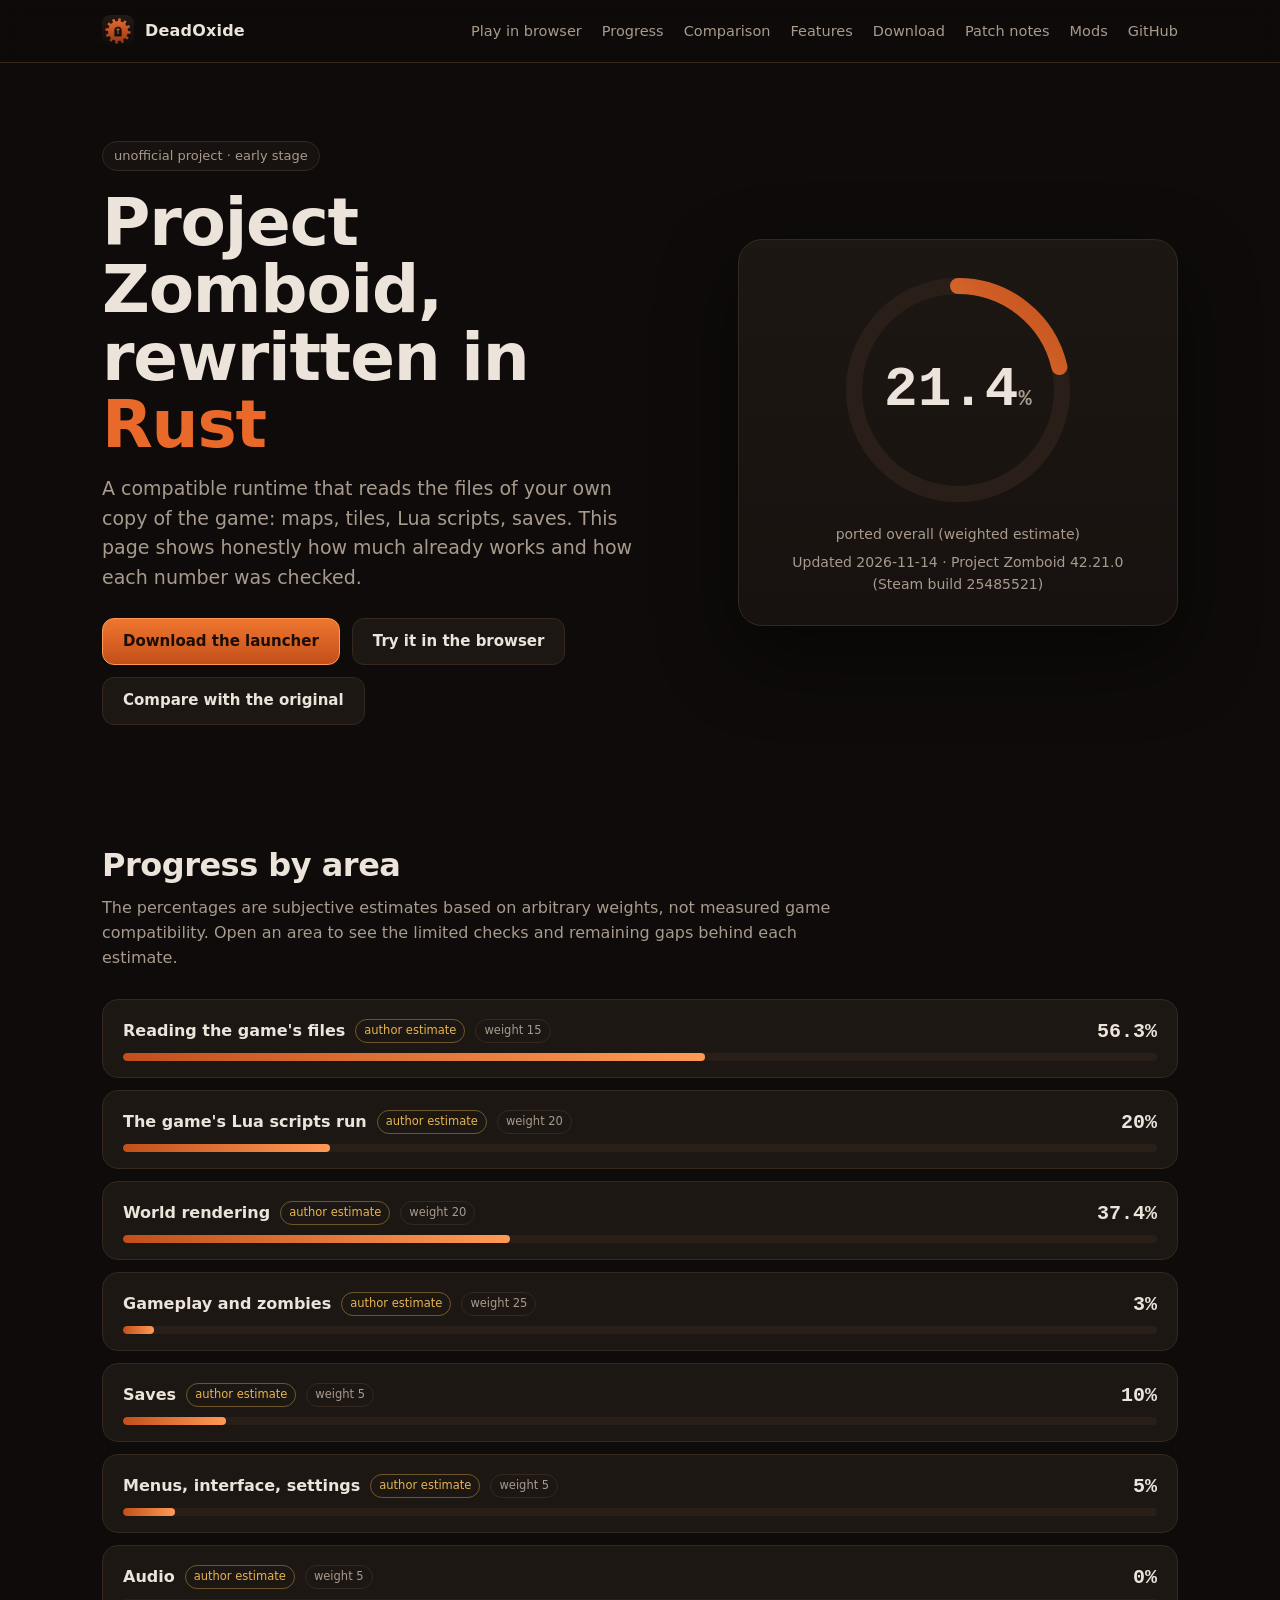
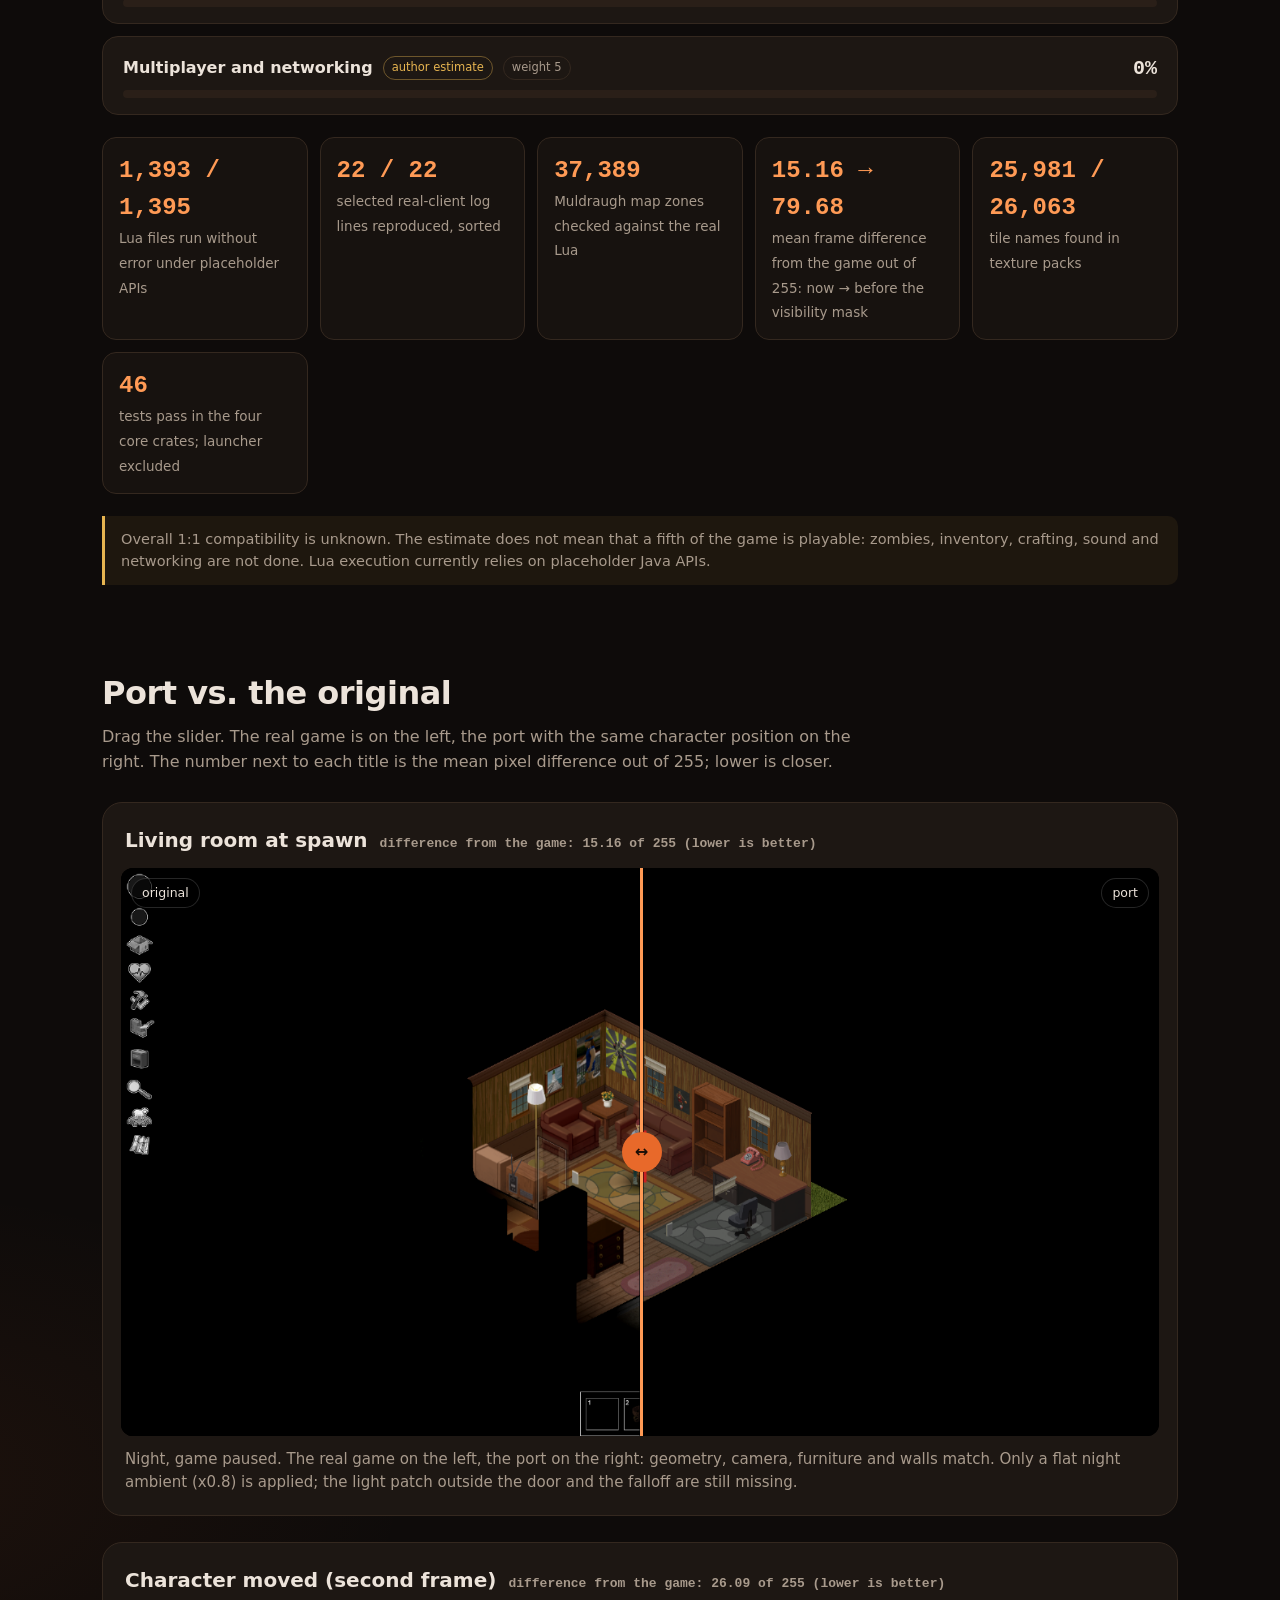
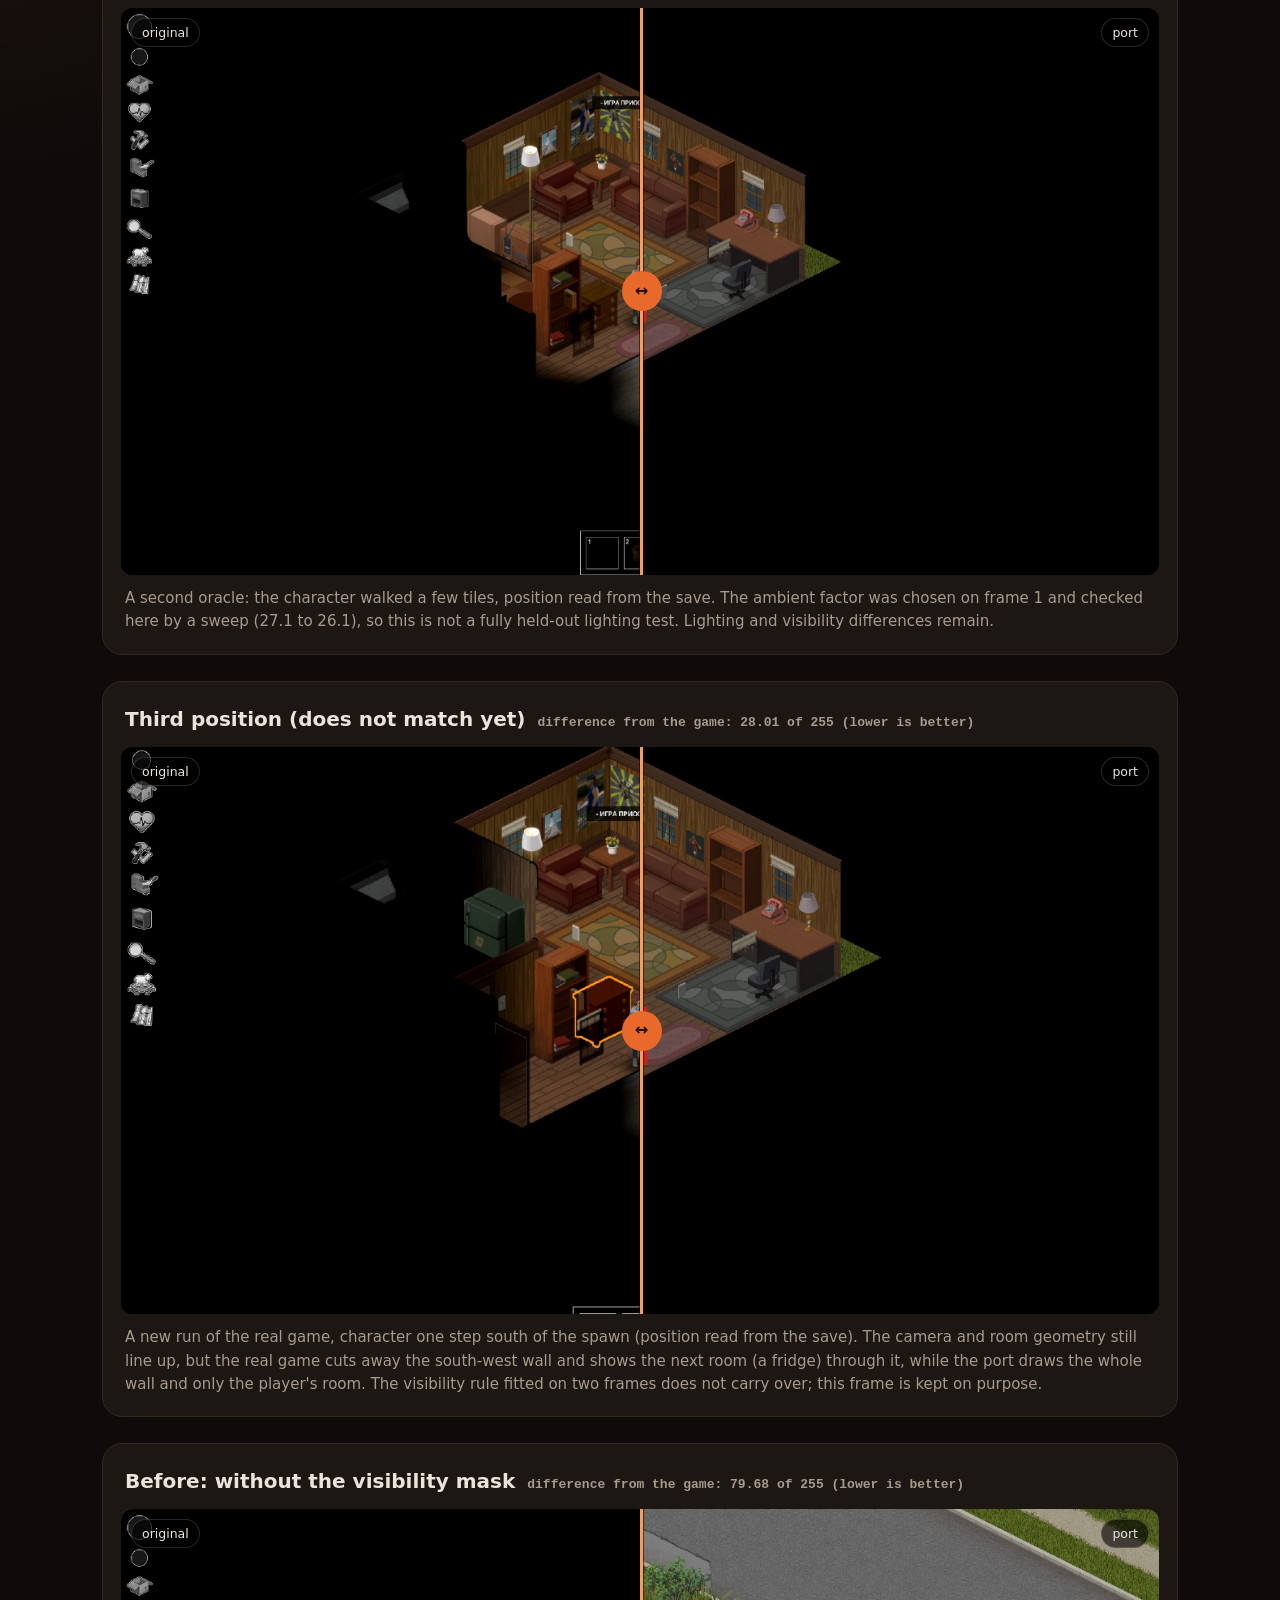
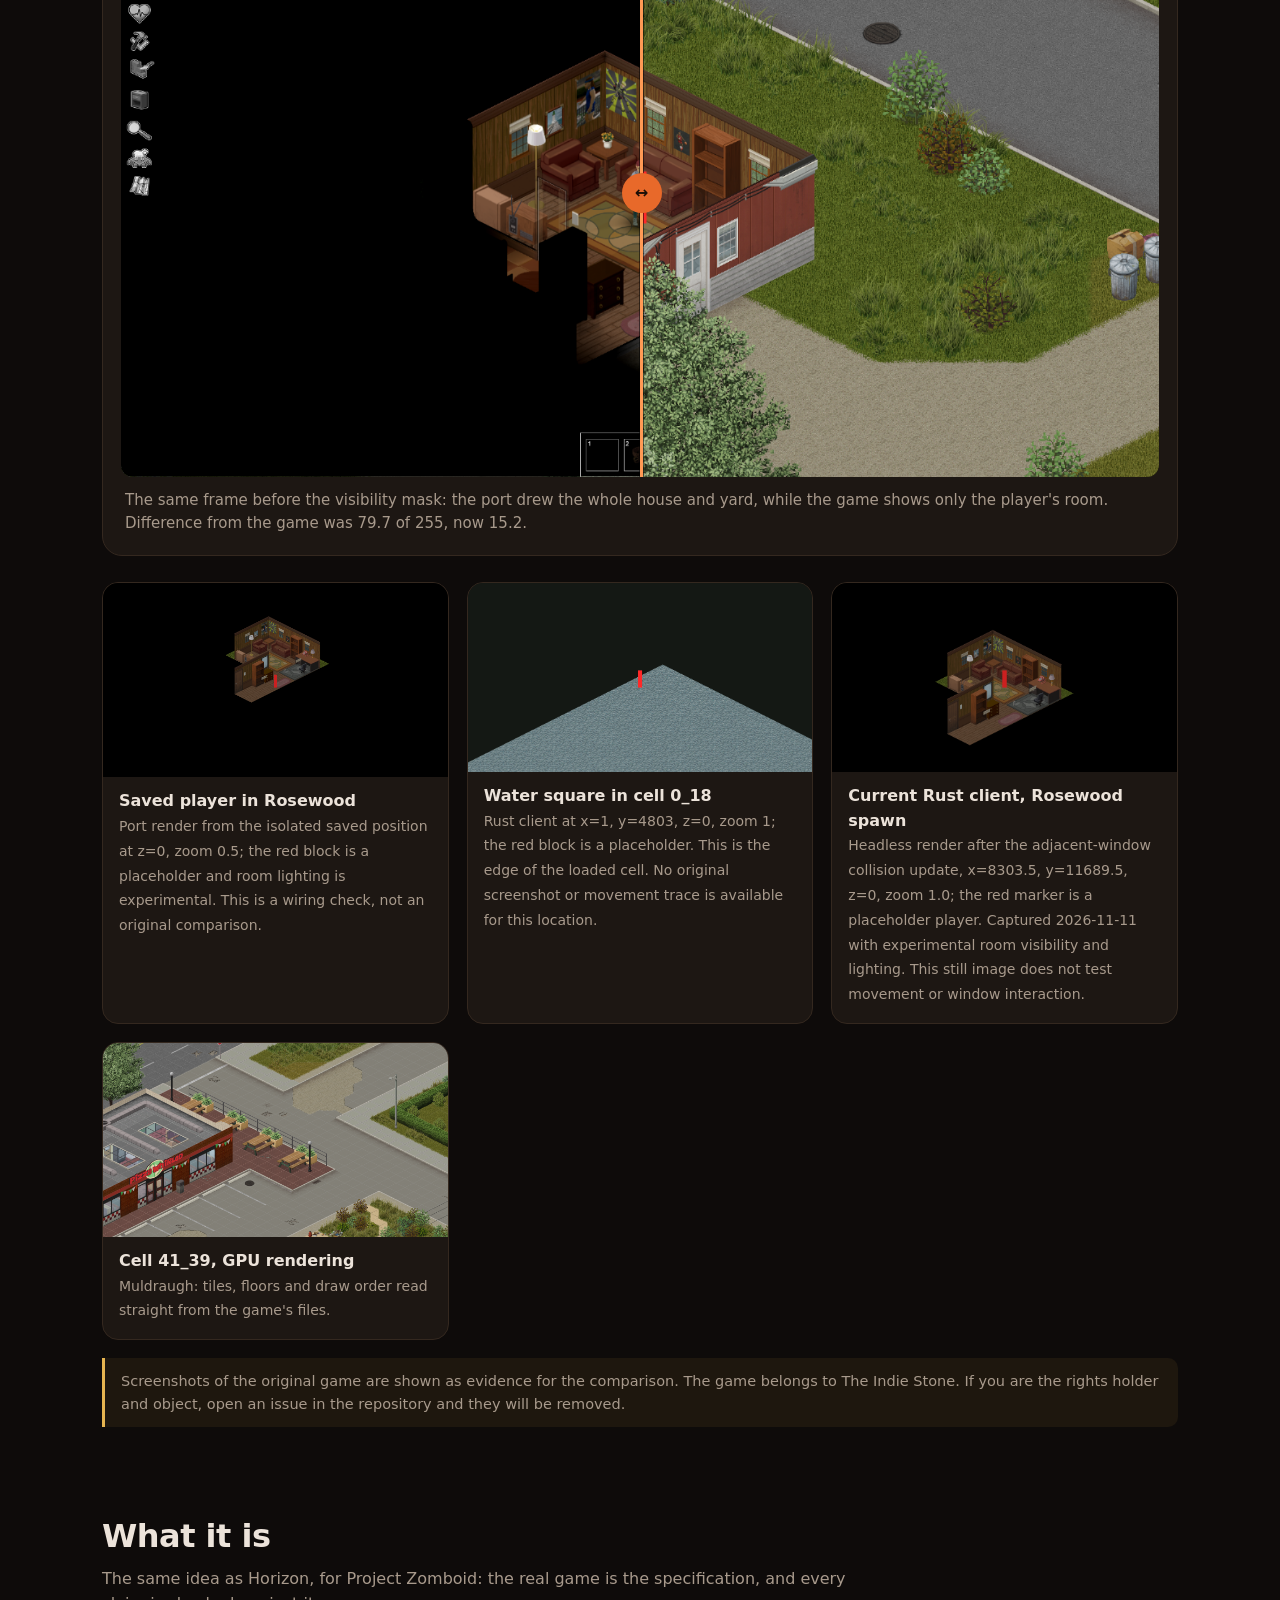
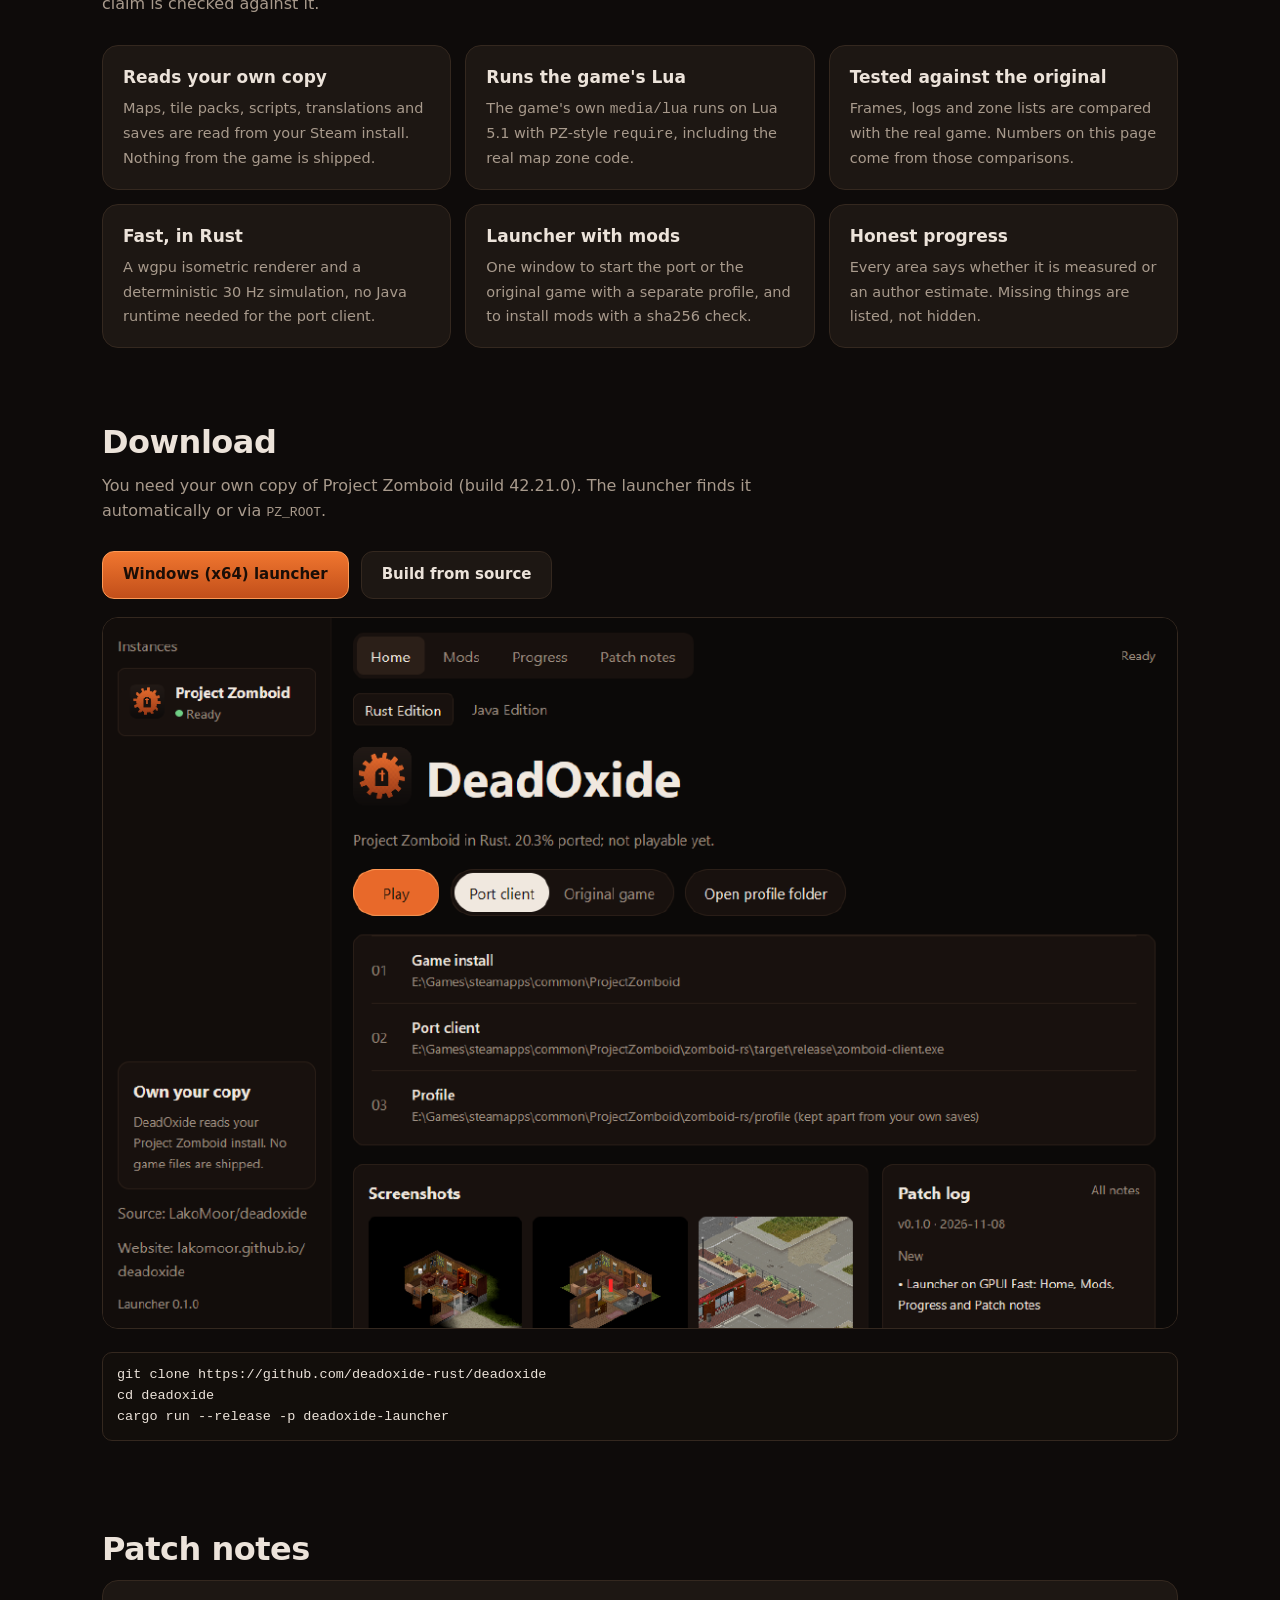
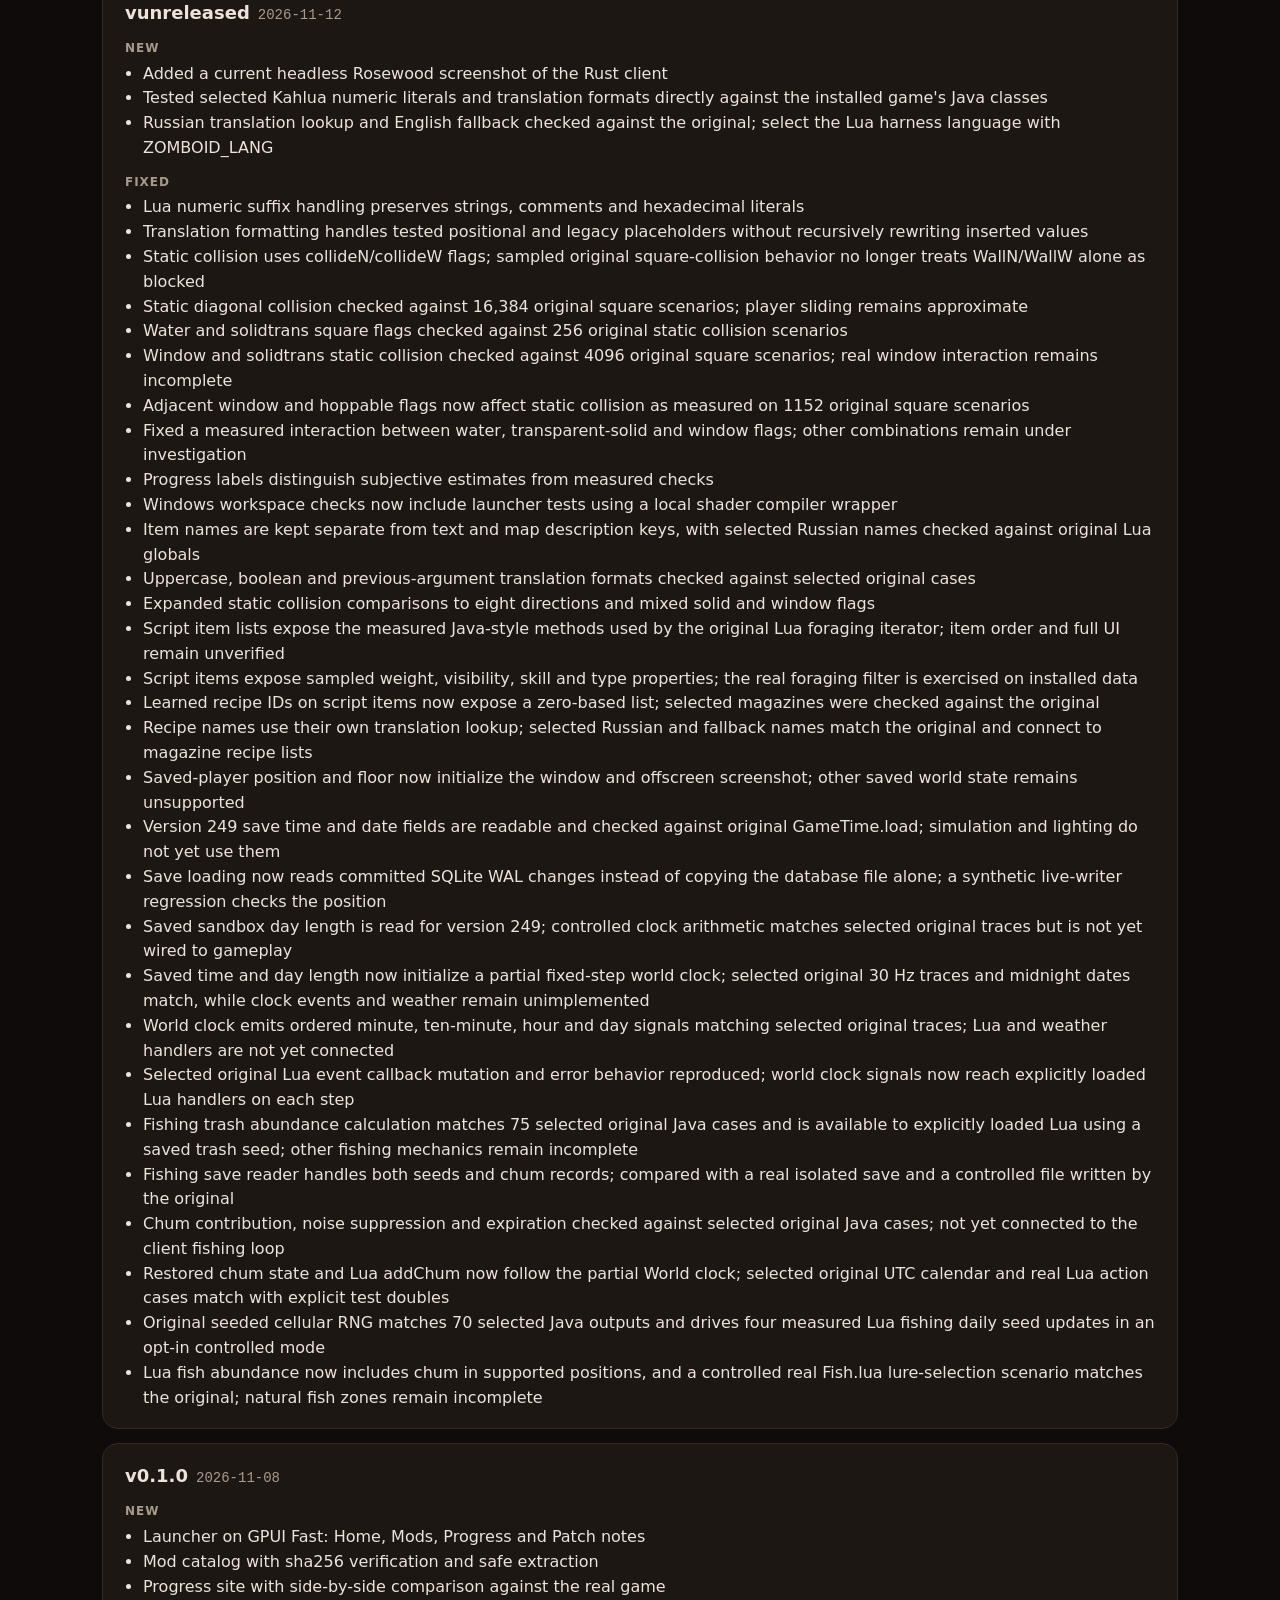
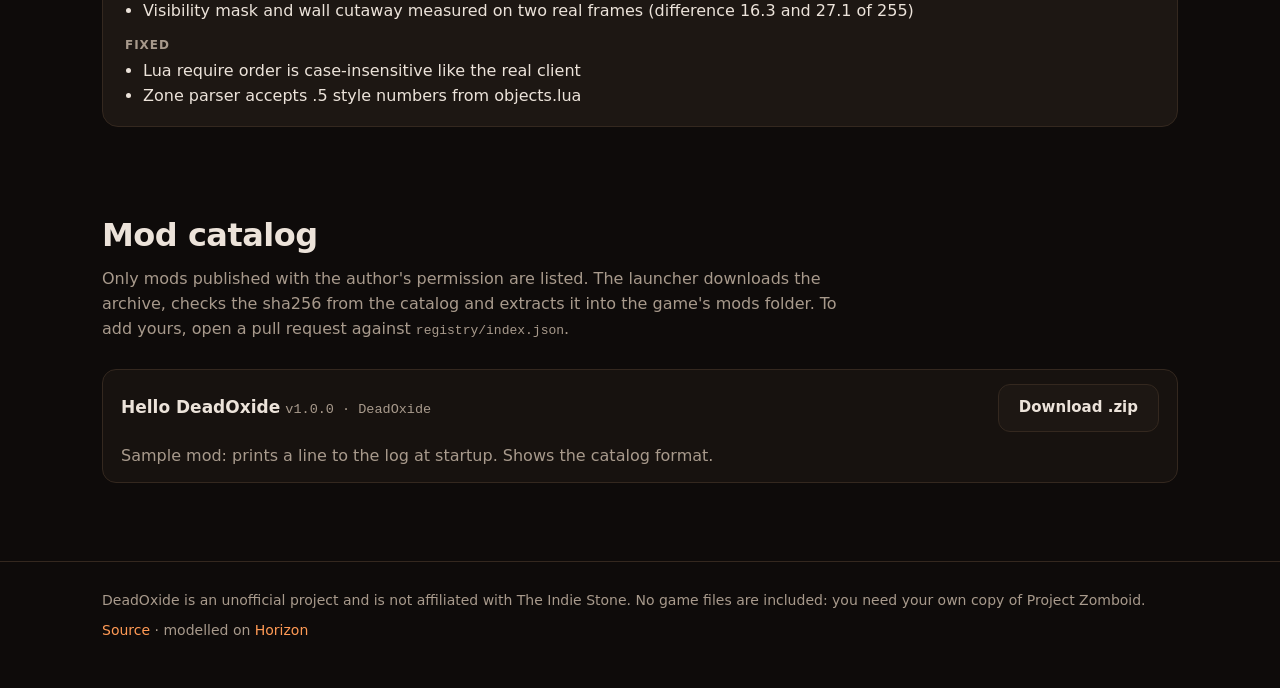
<file: site/index.html>
<!doctype html>
<html lang="en">
<head>
<meta charset="utf-8">
<meta name="viewport" content="width=device-width, initial-scale=1">
<title>DeadOxide: Project Zomboid in Rust, and how much is done</title>
<meta name="description" content="DeadOxide is an unofficial compatible runtime for Project Zomboid in Rust, built over your own copy of the game. Honest progress, comparisons with the original, a launcher and mods.">
<link rel="icon" href="assets/favicon.svg" type="image/svg+xml">
<link rel="stylesheet" href="style.css">
</head>
<body>
<header class="nav"><div class="wrap">
  <a class="brand" href="#top"><img src="assets/icon-256.png" alt="">DeadOxide</a>
  <nav class="links"><a href="play/">Play in browser</a><a href="#progress">Progress</a><a href="#compare">Comparison</a><a href="#features">Features</a><a href="#download">Download</a><a href="#notes">Patch notes</a><a href="#mods">Mods</a><a href="https://github.com/deadoxide-rust/deadoxide">GitHub</a></nav>
</div></header>

<main class="wrap" id="top">
  <div class="hero">
    <div>
      <span class="pill">unofficial project · early stage</span>
      <h1>Project Zomboid, rewritten in <em>Rust</em></h1>
      <p class="lead">A compatible runtime that reads the files of your own copy of the game: maps, tiles, Lua scripts, saves. This page shows honestly how much already works and how each number was checked.</p>
      <div class="cta"><a class="btn primary" href="#download">Download the launcher</a><a class="btn" href="play/">Try it in the browser</a><a class="btn" href="#compare">Compare with the original</a></div>
    </div>
    <div class="ring-card">
      <div class="ring">
        <svg viewBox="0 0 240 240"><defs><linearGradient id="g" x1="0" y1="0" x2="1" y2="1"><stop offset="0" stop-color="#ff9a55"/><stop offset="1" stop-color="#c24f1a"/></linearGradient></defs>
          <circle class="bgc" cx="120" cy="120" r="104" fill="none" stroke-width="16"/>
          <circle id="ring-fg" class="fg" cx="120" cy="120" r="104" fill="none" stroke-width="16"/></svg>
        <div class="num"><span><span id="overall">0</span><small>%</small></span></div>
      </div>
      <div class="cap">ported overall (weighted estimate)</div>
      <div class="cap" id="updated" style="margin-top:6px"></div>
    </div>
  </div>

  <section id="progress">
    <h2>Progress by area</h2>
    <p class="sub">The percentages are subjective estimates based on arbitrary weights, not measured game compatibility. Open an area to see the limited checks and remaining gaps behind each estimate.</p>
    <div class="areas" id="areas"></div>
    <div class="stats" id="stats"></div>
    <p class="note" style="margin-top:22px">Overall 1:1 compatibility is unknown. The estimate does not mean that a fifth of the game is playable: zombies, inventory, crafting, sound and networking are not done. Lua execution currently relies on placeholder Java APIs.</p>
  </section>

  <section id="compare">
    <h2>Port vs. the original</h2>
    <p class="sub">Drag the slider. The real game is on the left, the port with the same character position on the right. The number next to each title is the mean pixel difference out of 255; lower is closer.</p>
    <div id="compare-list"></div>
    <div class="grid2" id="portonly"></div>
    <p class="note" style="margin-top:18px">Screenshots of the original game are shown as evidence for the comparison. The game belongs to The Indie Stone. If you are the rights holder and object, open an issue in the repository and they will be removed.</p>
  </section>

  <section id="features">
    <h2>What it is</h2>
    <p class="sub">The same idea as Horizon, for Project Zomboid: the real game is the specification, and every claim is checked against it.</p>
    <div class="feat">
      <div class="f"><b>Reads your own copy</b><span>Maps, tile packs, scripts, translations and saves are read from your Steam install. Nothing from the game is shipped.</span></div>
      <div class="f"><b>Runs the game's Lua</b><span>The game's own <code>media/lua</code> runs on Lua 5.1 with PZ-style <code>require</code>, including the real map zone code.</span></div>
      <div class="f"><b>Tested against the original</b><span>Frames, logs and zone lists are compared with the real game. Numbers on this page come from those comparisons.</span></div>
      <div class="f"><b>Fast, in Rust</b><span>A wgpu isometric renderer and a deterministic 30 Hz simulation, no Java runtime needed for the port client.</span></div>
      <div class="f"><b>Launcher with mods</b><span>One window to start the port or the original game with a separate profile, and to install mods with a sha256 check.</span></div>
      <div class="f"><b>Honest progress</b><span>Every area says whether it is measured or an author estimate. Missing things are listed, not hidden.</span></div>
    </div>
  </section>

  <section id="download">
    <h2>Download</h2>
    <p class="sub">You need your own copy of Project Zomboid (build 42.21.0). The launcher finds it automatically or via <code>PZ_ROOT</code>.</p>
    <div class="dl">
      <a class="btn primary" href="https://github.com/deadoxide-rust/deadoxide/releases/latest">Windows (x64) launcher</a>
      <a class="btn" href="https://github.com/deadoxide-rust/deadoxide">Build from source</a>
    </div>
    <img src="assets/launcher-home.png" alt="The DeadOxide launcher" style="width:100%;border-radius:16px;border:1px solid var(--line);margin-top:18px">
    <pre style="margin-top:16px">git clone https://github.com/deadoxide-rust/deadoxide
cd deadoxide
cargo run --release -p deadoxide-launcher</pre>
  </section>

  <section id="notes">
    <h2>Patch notes</h2>
    <div id="notes-list"></div>
  </section>

  <section id="mods">
    <h2>Mod catalog</h2>
    <p class="sub">Only mods published with the author's permission are listed. The launcher downloads the archive, checks the sha256 from the catalog and extracts it into the game's mods folder. To add yours, open a pull request against <code>registry/index.json</code>.</p>
    <div class="mods" id="mods-list"></div>
  </section>
</main>

<footer><div class="wrap">
  <div>DeadOxide is an unofficial project and is not affiliated with The Indie Stone. No game files are included: you need your own copy of Project Zomboid.</div>
  <div><a href="https://github.com/deadoxide-rust/deadoxide">Source</a> · modelled on <a href="https://github.com/horizon-rust/horizon">Horizon</a></div>
</div></footer>
<script src="app.js"></script>
</body>
</html>
</file>
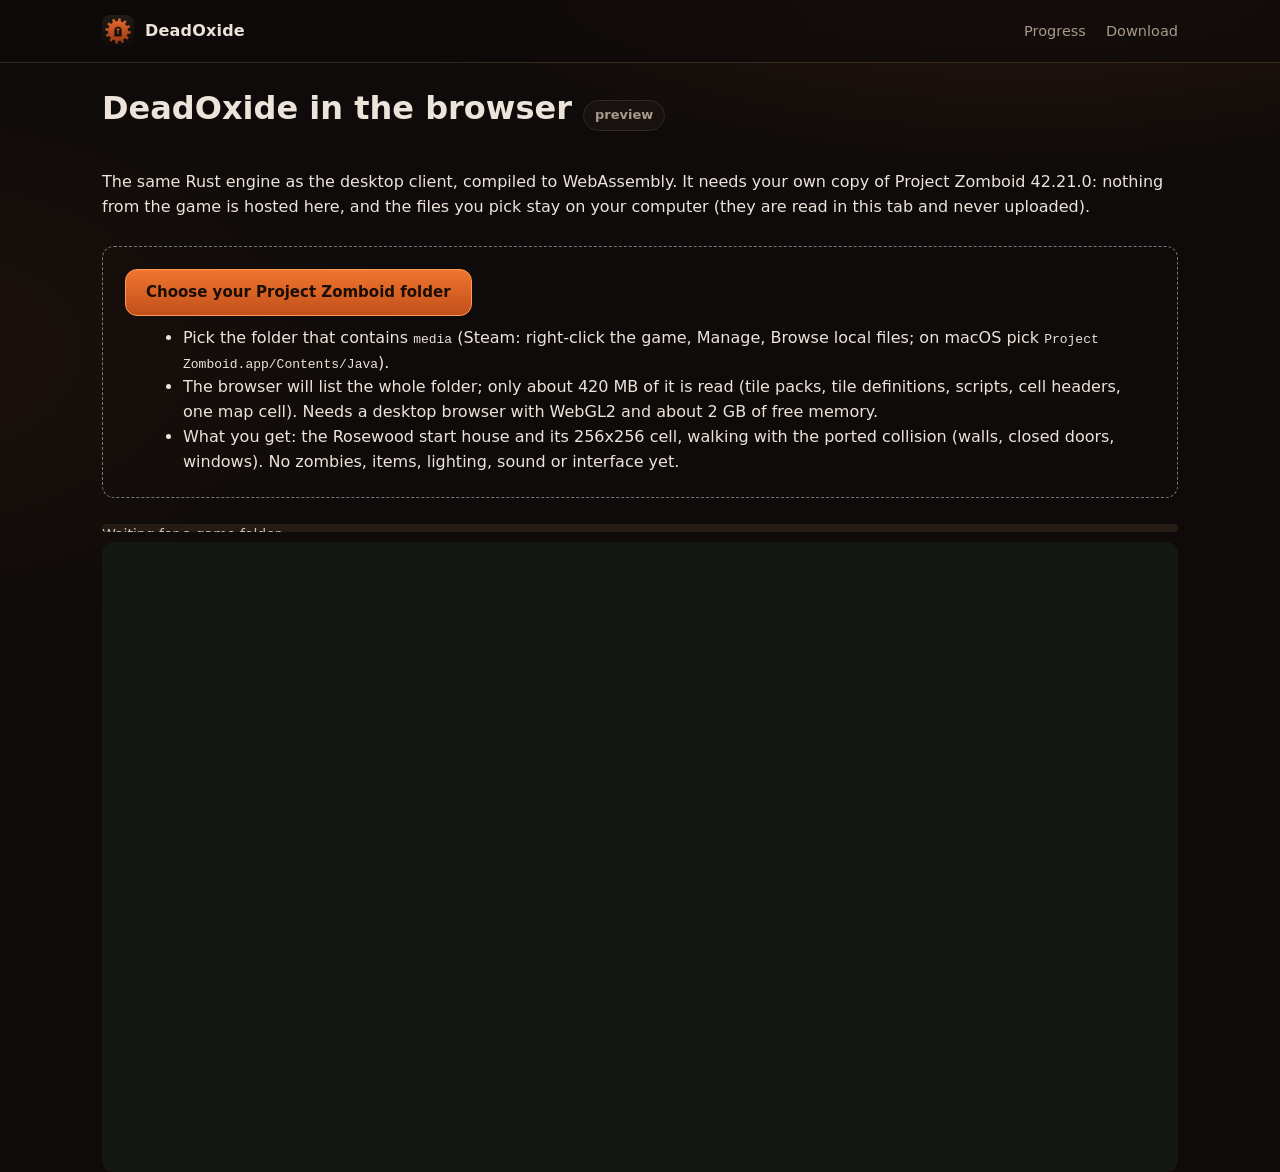
<file: site/play/index.html>
<!doctype html>
<html lang="en">
<head>
<meta charset="utf-8">
<meta name="viewport" content="width=device-width, initial-scale=1">
<title>DeadOxide in the browser</title>
<link rel="icon" href="../assets/favicon.svg" type="image/svg+xml">
<link rel="stylesheet" href="../style.css">
<style>
  #view { width: 100%; height: 70vh; display: block; background: #141814; border-radius: 12px; outline: none; }
  .bar { display: flex; gap: 16px; justify-content: space-between; align-items: baseline; margin: 10px 0; font-size: 14px; opacity: .85; }
  #pick { margin: 26px 0; padding: 22px; border: 1px dashed #777; border-radius: 12px; }
  ul.plain { margin: 10px 0 0 18px; }
</style>
</head>
<body>
<header class="nav"><div class="wrap"><a class="brand" href="../"><img src="../assets/icon-256.png" alt="">DeadOxide</a><nav class="links"><a href="../#progress">Progress</a><a href="../#download">Download</a></nav></div></header>
<main class="wrap">
  <h1>DeadOxide in the browser <span class="pill">preview</span></h1>
  <p class="lead">The same Rust engine as the desktop client, compiled to WebAssembly. It needs your own copy of Project Zomboid 42.21.0: nothing from the game is hosted here, and the files you pick stay on your computer (they are read in this tab and never uploaded).</p>
  <div id="pick">
    <label class="btn primary" for="folder">Choose your Project Zomboid folder</label>
    <input id="folder" type="file" webkitdirectory hidden>
    <ul class="plain">
      <li>Pick the folder that contains <code>media</code> (Steam: right-click the game, Manage, Browse local files; on macOS pick <code>Project Zomboid.app/Contents/Java</code>).</li>
      <li>The browser will list the whole folder; only about 420 MB of it is read (tile packs, tile definitions, scripts, cell headers, one map cell). Needs a desktop browser with WebGL2 and about 2 GB of free memory.</li>
      <li>What you get: the Rosewood start house and its 256x256 cell, walking with the ported collision (walls, closed doors, windows). No zombies, items, lighting, sound or interface yet.</li>
    </ul>
  </div>
  <div class="bar"><span id="status">Waiting for a game folder.</span><span id="pos"></span></div>
  <canvas id="view" tabindex="0" hidden></canvas>
</main>
<script type="module" src="play.js"></script>
</body>
</html>
</file>
<file: site/style.css>
:root {
  --bg: #0e0b0a;
  --bg2: #17120f;
  --card: #1d1713;
  --line: #34281f;
  --text: #ece3da;
  --muted: #a89a8c;
  --rust: #e8692a;
  --rust2: #ff9a55;
  --ok: #7bc47f;
  --warn: #e6b450;
  --radius: 16px;
  --mono: ui-monospace, "Cascadia Code", "JetBrains Mono", Consolas, monospace;
  --sans: "Segoe UI Variable", "Segoe UI", system-ui, -apple-system, "Helvetica Neue", Arial, sans-serif;
}
* { box-sizing: border-box; }
html { scroll-behavior: smooth; }
body {
  margin: 0; background: var(--bg); color: var(--text); font-family: var(--sans); line-height: 1.55;
  background-image: radial-gradient(1200px 500px at 80% -10%, rgba(232,105,42,.16), transparent 60%), radial-gradient(900px 500px at -10% 30%, rgba(232,105,42,.07), transparent 60%);
}
a { color: var(--rust2); text-decoration: none; } a:hover { text-decoration: underline; }
.wrap { max-width: 1120px; margin: 0 auto; padding: 0 22px; }
header.nav { position: sticky; top: 0; z-index: 20; backdrop-filter: blur(10px); background: rgba(14,11,10,.72); border-bottom: 1px solid var(--line); }
header.nav .wrap { display: flex; align-items: center; gap: 22px; height: 62px; }
.brand { display: flex; align-items: center; gap: 11px; font-weight: 700; letter-spacing: .2px; color: var(--text); }
.brand img { width: 32px; height: 32px; border-radius: 8px; }
.brand:hover { text-decoration: none; }
nav.links { margin-left: auto; display: flex; gap: 20px; font-size: 14.5px; }
nav.links a { color: var(--muted); } nav.links a:hover { color: var(--text); text-decoration: none; }
.btn { display: inline-flex; align-items: center; gap: 9px; padding: 11px 20px; border-radius: 12px; font-weight: 650; border: 1px solid var(--line); color: var(--text); background: var(--card); cursor: pointer; font-size: 15px; font-family: inherit; }
.btn:hover { border-color: var(--rust); text-decoration: none; }
.btn.primary { background: linear-gradient(180deg, #f0762f, #c24f1a); border-color: #ff9a55; color: #1a0e07; }
.btn.primary:hover { filter: brightness(1.08); }
.hero { padding: 78px 0 54px; display: grid; grid-template-columns: 1.15fr .85fr; gap: 40px; align-items: center; }
.hero h1 { font-size: clamp(38px, 6vw, 66px); line-height: 1.02; margin: 0 0 16px; letter-spacing: -1.2px; }
.hero h1 em { font-style: normal; color: var(--rust); }
.hero p.lead { font-size: 19px; color: var(--muted); max-width: 560px; margin: 0 0 26px; }
.cta { display: flex; gap: 12px; flex-wrap: wrap; }
.pill { display: inline-block; padding: 4px 11px; border: 1px solid var(--line); border-radius: 99px; color: var(--muted); font-size: 13px; margin-bottom: 18px; background: var(--bg2); }
.ring-card { background: linear-gradient(180deg, var(--card), var(--bg2)); border: 1px solid var(--line); border-radius: 24px; padding: 30px; text-align: center; box-shadow: 0 30px 80px rgba(0,0,0,.45); }
.ring { position: relative; width: 240px; height: 240px; margin: 0 auto 14px; }
.ring svg { width: 100%; height: 100%; transform: rotate(-90deg); }
.ring .bgc { stroke: #2a1f18; } .ring .fg { stroke: url(#g); stroke-linecap: round; transition: stroke-dashoffset 1.6s cubic-bezier(.2,.8,.2,1); }
.ring .num { position: absolute; inset: 0; display: grid; place-items: center; font-family: var(--mono); font-size: 56px; font-weight: 700; }
.ring .num small { font-size: 22px; color: var(--muted); }
.ring-card .cap { color: var(--muted); font-size: 14px; }
section { padding: 62px 0 8px; }
section h2 { font-size: 32px; margin: 0 0 6px; letter-spacing: -.5px; }
section .sub { color: var(--muted); margin: 0 0 28px; max-width: 760px; }
.areas { display: grid; gap: 12px; }
.area { background: var(--card); border: 1px solid var(--line); border-radius: var(--radius); padding: 16px 20px; }
.area summary { list-style: none; cursor: pointer; display: grid; grid-template-columns: 1fr 90px; gap: 6px 16px; align-items: center; }
.area summary::-webkit-details-marker { display: none; }
.area .t { font-weight: 650; display: flex; gap: 10px; align-items: center; flex-wrap: wrap; }
.tag { font-size: 11.5px; padding: 2px 8px; border-radius: 99px; border: 1px solid var(--line); color: var(--muted); font-weight: 500; }
.tag.m { color: var(--ok); border-color: rgba(123,196,127,.4); } .tag.e { color: var(--warn); border-color: rgba(230,180,80,.4); }
.area .p { text-align: right; font-family: var(--mono); font-size: 20px; font-weight: 700; }
.bar { grid-column: 1 / -1; height: 8px; border-radius: 99px; background: #2a1f18; overflow: hidden; }
.bar > i { display: block; height: 100%; width: 0; border-radius: 99px; background: linear-gradient(90deg, #c24f1a, #ff9a55); transition: width 1.4s cubic-bezier(.2,.8,.2,1); }
.area .more { margin-top: 14px; color: var(--muted); font-size: 14.5px; border-top: 1px dashed var(--line); padding-top: 12px; }
.area .more ul { margin: 8px 0 0; padding-left: 18px; } .area .more code { font-family: var(--mono); color: var(--text); }
.stats { display: grid; grid-template-columns: repeat(auto-fit, minmax(170px, 1fr)); gap: 12px; margin-top: 22px; }
.stat { background: var(--bg2); border: 1px solid var(--line); border-radius: 14px; padding: 14px 16px; }
.stat b { display: block; font-family: var(--mono); font-size: 24px; color: var(--rust2); }
.stat span { color: var(--muted); font-size: 13.5px; }
.cmp { background: var(--card); border: 1px solid var(--line); border-radius: 20px; padding: 18px; margin-bottom: 26px; }
.cmp h3 { margin: 4px 4px 12px; font-size: 20px; display: flex; gap: 12px; align-items: baseline; flex-wrap: wrap; }
.cmp h3 .d { font-family: var(--mono); font-size: 13px; color: var(--muted); }
.slider { position: relative; overflow: hidden; border-radius: 12px; aspect-ratio: 1280 / 700; user-select: none; touch-action: none; background: #000; cursor: ew-resize; }
.slider img { position: absolute; inset: 0; width: 100%; height: 100%; object-fit: cover; display: block; }
.slider .top { clip-path: inset(0 0 0 50%); }
.slider .handle { position: absolute; top: 0; bottom: 0; left: 50%; width: 3px; background: var(--rust2); box-shadow: 0 0 0 1px rgba(0,0,0,.5); }
.slider .handle::after { content: "↔"; position: absolute; top: 50%; left: 50%; transform: translate(-50%, -50%); width: 40px; height: 40px; border-radius: 50%; background: var(--rust); color: #1a0e07; display: grid; place-items: center; font-weight: 800; }
.slider .lab { position: absolute; top: 10px; padding: 4px 10px; font-size: 12.5px; border-radius: 99px; background: rgba(0,0,0,.6); border: 1px solid rgba(255,255,255,.15); }
.slider .lab.l { left: 10px; } .slider .lab.r { right: 10px; }
.cmp p { color: var(--muted); margin: 12px 4px 2px; font-size: 15px; }
.grid2 { display: grid; grid-template-columns: repeat(auto-fit, minmax(300px, 1fr)); gap: 18px; }
.shot { background: var(--card); border: 1px solid var(--line); border-radius: 16px; overflow: hidden; }
.shot img { width: 100%; display: block; } .shot div { padding: 12px 16px 16px; } .shot b { display: block; } .shot span { color: var(--muted); font-size: 14px; }
.panel { background: var(--card); border: 1px solid var(--line); border-radius: 20px; padding: 24px; }
.mods { display: grid; gap: 12px; margin-top: 18px; }
.mod { display: grid; grid-template-columns: 1fr auto; gap: 8px 18px; align-items: center; background: var(--bg2); border: 1px solid var(--line); border-radius: 14px; padding: 14px 18px; }
.mod b { font-size: 17px; } .mod .meta { color: var(--muted); font-size: 13.5px; font-family: var(--mono); } .mod p { margin: 4px 0 0; color: var(--muted); grid-column: 1 / -1; }
pre, code.k { font-family: var(--mono); background: #120e0b; border: 1px solid var(--line); border-radius: 10px; padding: 12px 14px; overflow-x: auto; display: block; font-size: 13.5px; }
.note { border-left: 3px solid var(--warn); background: rgba(230,180,80,.07); padding: 12px 16px; border-radius: 0 10px 10px 0; color: var(--muted); font-size: 14.5px; }
footer { margin-top: 70px; border-top: 1px solid var(--line); padding: 28px 0 46px; color: var(--muted); font-size: 14px; }
footer .wrap { display: grid; gap: 8px; }
@media (max-width: 860px) { .hero { grid-template-columns: 1fr; padding-top: 44px; } nav.links { display: none; } }
@media (prefers-reduced-motion: reduce) { * { transition: none !important; } html { scroll-behavior: auto; } }
.feat { display: grid; grid-template-columns: repeat(auto-fit, minmax(300px, 1fr)); gap: 14px; }
.feat .f { background: var(--card); border: 1px solid var(--line); border-radius: 16px; padding: 18px 20px; }
.feat .f b { display: block; font-size: 17px; margin-bottom: 6px; } .feat .f span { color: var(--muted); font-size: 14.5px; }
.dl { display: flex; gap: 12px; flex-wrap: wrap; }
.rel { background: var(--card); border: 1px solid var(--line); border-radius: 16px; padding: 18px 22px; margin-bottom: 14px; }
.rel h3 { margin: 0 0 8px; font-size: 18px; } .rel h3 span { color: var(--muted); font-weight: 400; font-size: 14px; margin-left: 8px; font-family: var(--mono); }
.rel h4 { margin: 12px 0 4px; color: var(--muted); font-size: 12px; text-transform: uppercase; letter-spacing: .08em; } .rel ul { margin: 0; padding-left: 18px; }
</file>
